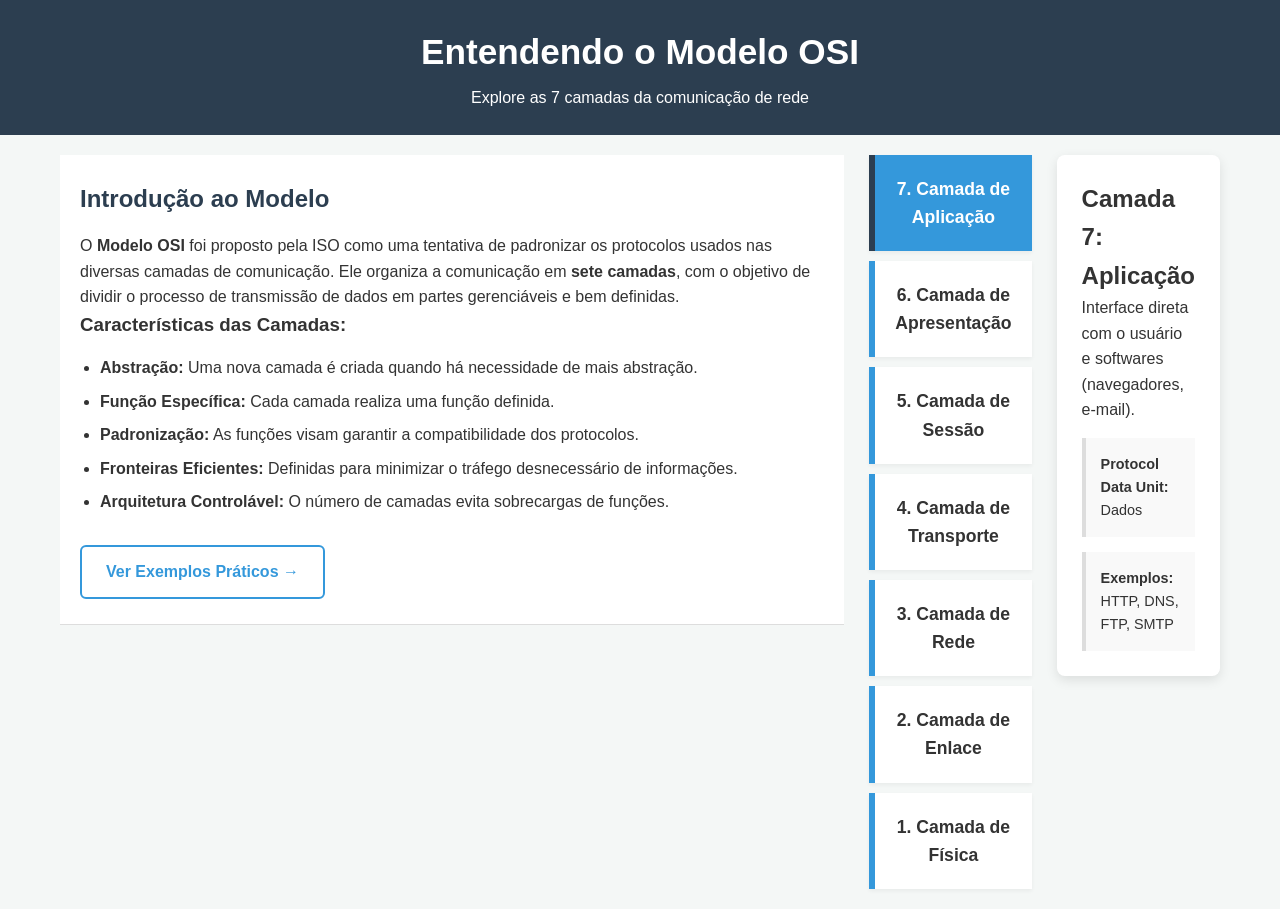
<file: index.html>
<!DOCTYPE html>
<html lang="pt-br">
<head>
    <meta charset="UTF-8">
    <meta name="viewport" content="width=device-width, initial-scale=1.0">
    <title>Guia Modelo OSI - Interativo</title>
    <link rel="stylesheet" href="assets/css/style.css">
</head>
<body>

    <header>
        <h1>Entendendo o Modelo OSI</h1>
        <p>Explore as 7 camadas da comunicação de rede</p>
    </header>

    <main class="container">
        

        <section class="intro-section">
        <div class="intro-container">
            <h2>Introdução ao Modelo</h2>
            <p>O <strong>Modelo OSI</strong> foi proposto pela ISO como uma tentativa de padronizar os protocolos usados nas diversas camadas de comunicação. Ele organiza a comunicação em <strong>sete camadas</strong>, com o objetivo de dividir o processo de transmissão de dados em partes gerenciáveis e bem definidas.</p>
            
            <h3>Características das Camadas:</h3>
            <ul>
                <li><strong>Abstração:</strong> Uma nova camada é criada quando há necessidade de mais abstração.</li>
                <li><strong>Função Específica:</strong> Cada camada realiza uma função definida.</li>
                <li><strong>Padronização:</strong> As funções visam garantir a compatibilidade dos protocolos.</li>
                <li><strong>Fronteiras Eficientes:</strong> Definidas para minimizar o tráfego desnecessário de informações.</li>
                <li><strong>Arquitetura Controlável:</strong> O número de camadas evita sobrecargas de funções.</li>
            </ul>
            <a href="exemplos.html" class="nav-link">Ver Exemplos Práticos →</a>
        </div>
    </section>
    
    <section class="osi-stack" id="osi-stack">
            </section>

        <section class="details-panel" id="details-panel">
            <div id="placeholder-text"></div>
            <div id="content-display" class="hidden">
                <h2 id="layer-title"></h2>
                <p id="layer-description"></p>
                <div class="info-box">
                    <strong>Protocol Data Unit:</strong> <span id="layer-pdu"></span>
                </div>
                <div class="info-box">
                    <strong>Exemplos:</strong> <span id="layer-examples"></span>
                </div>
            </div>
        </section>
    </main>

    <script src="assets/js/script.js"></script>
</body>
</html>
</file>
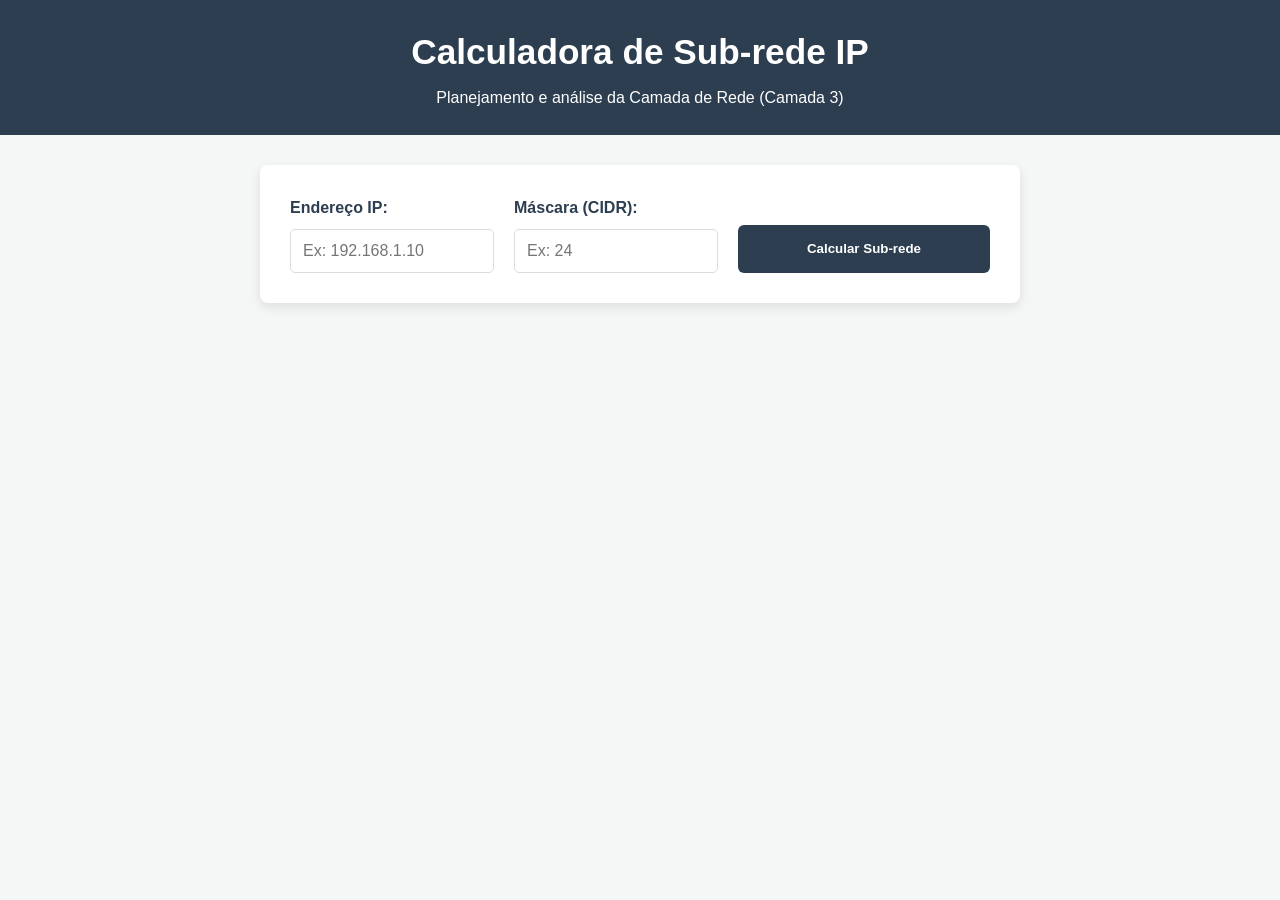
<file: calculadora.html>
<!DOCTYPE html>
<html lang="pt-br">
<head>
    <meta charset="UTF-8">
    <meta name="viewport" content="width=device-width, initial-scale=1.0">
    <title>Calculadora de IP - Guia OSI</title>
    <link rel="stylesheet" href="assets/css/style.css">
    <link rel="stylesheet" href="assets/css/calculadora.css">
</head>
<body>

    <header>
        <h1>Calculadora de Sub-rede IP</h1>
        <p>Planejamento e análise da Camada de Rede (Camada 3)</p>
    </header>


    <main class="container-calc">
        <div class="calc-card">
            <div class="input-group">
                <label for="ip-input">Endereço IP:</label>
                <input type="text" id="ip-input" placeholder="Ex: 192.168.1.10">
            </div>
            <div class="input-group">
                <label for="cidr-input">Máscara (CIDR):</label>
                <input type="number" id="cidr-input" placeholder="Ex: 24" min="0" max="32">
            </div>
            <button id="calc-btn" class="nav-link submit-btn">Calcular Sub-rede</button>
        </div>

        <div id="result-panel" class="result-card hidden">
            <h3>Resultados da Análise</h3>
            <div class="result-grid">
                <div class="result-item"><strong>Endereço de Rede:</strong> <span id="res-network"></span></div>
                <div class="result-item"><strong>Máscara de Rede:</strong> <span id="res-mask"></span></div>
                <div class="result-item"><strong>Endereço de Broadcast:</strong> <span id="res-broadcast"></span></div>
                <div class="result-item"><strong>Primeiro Host:</strong> <span id="res-first"></span></div>
                <div class="result-item"><strong>Último Host:</strong> <span id="res-last"></span></div>
                <div class="result-item"><strong>Total de Hosts Úteis:</strong> <span id="res-hosts"></span></div>
            </div>
        </div>
    </main>

    <script src="assets/js/calculadora.js"></script>
</body>
</html>
</file>
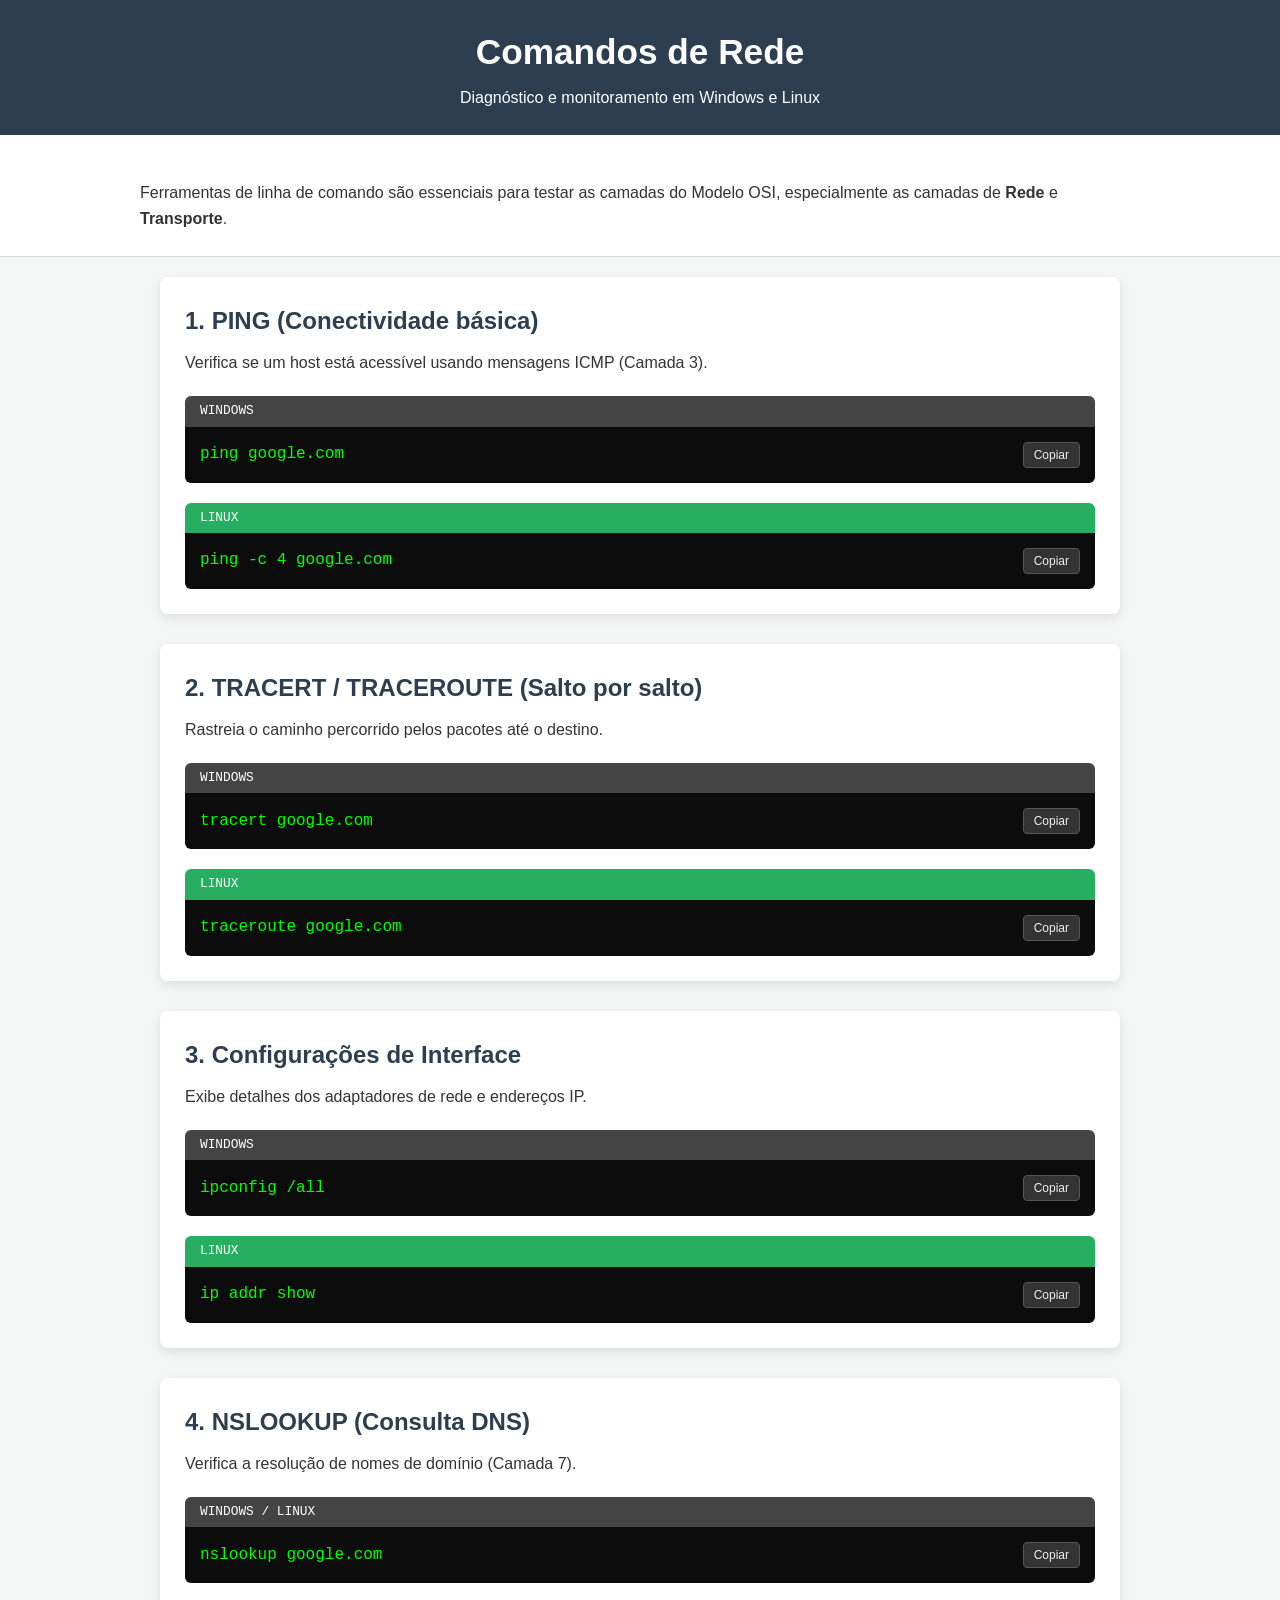
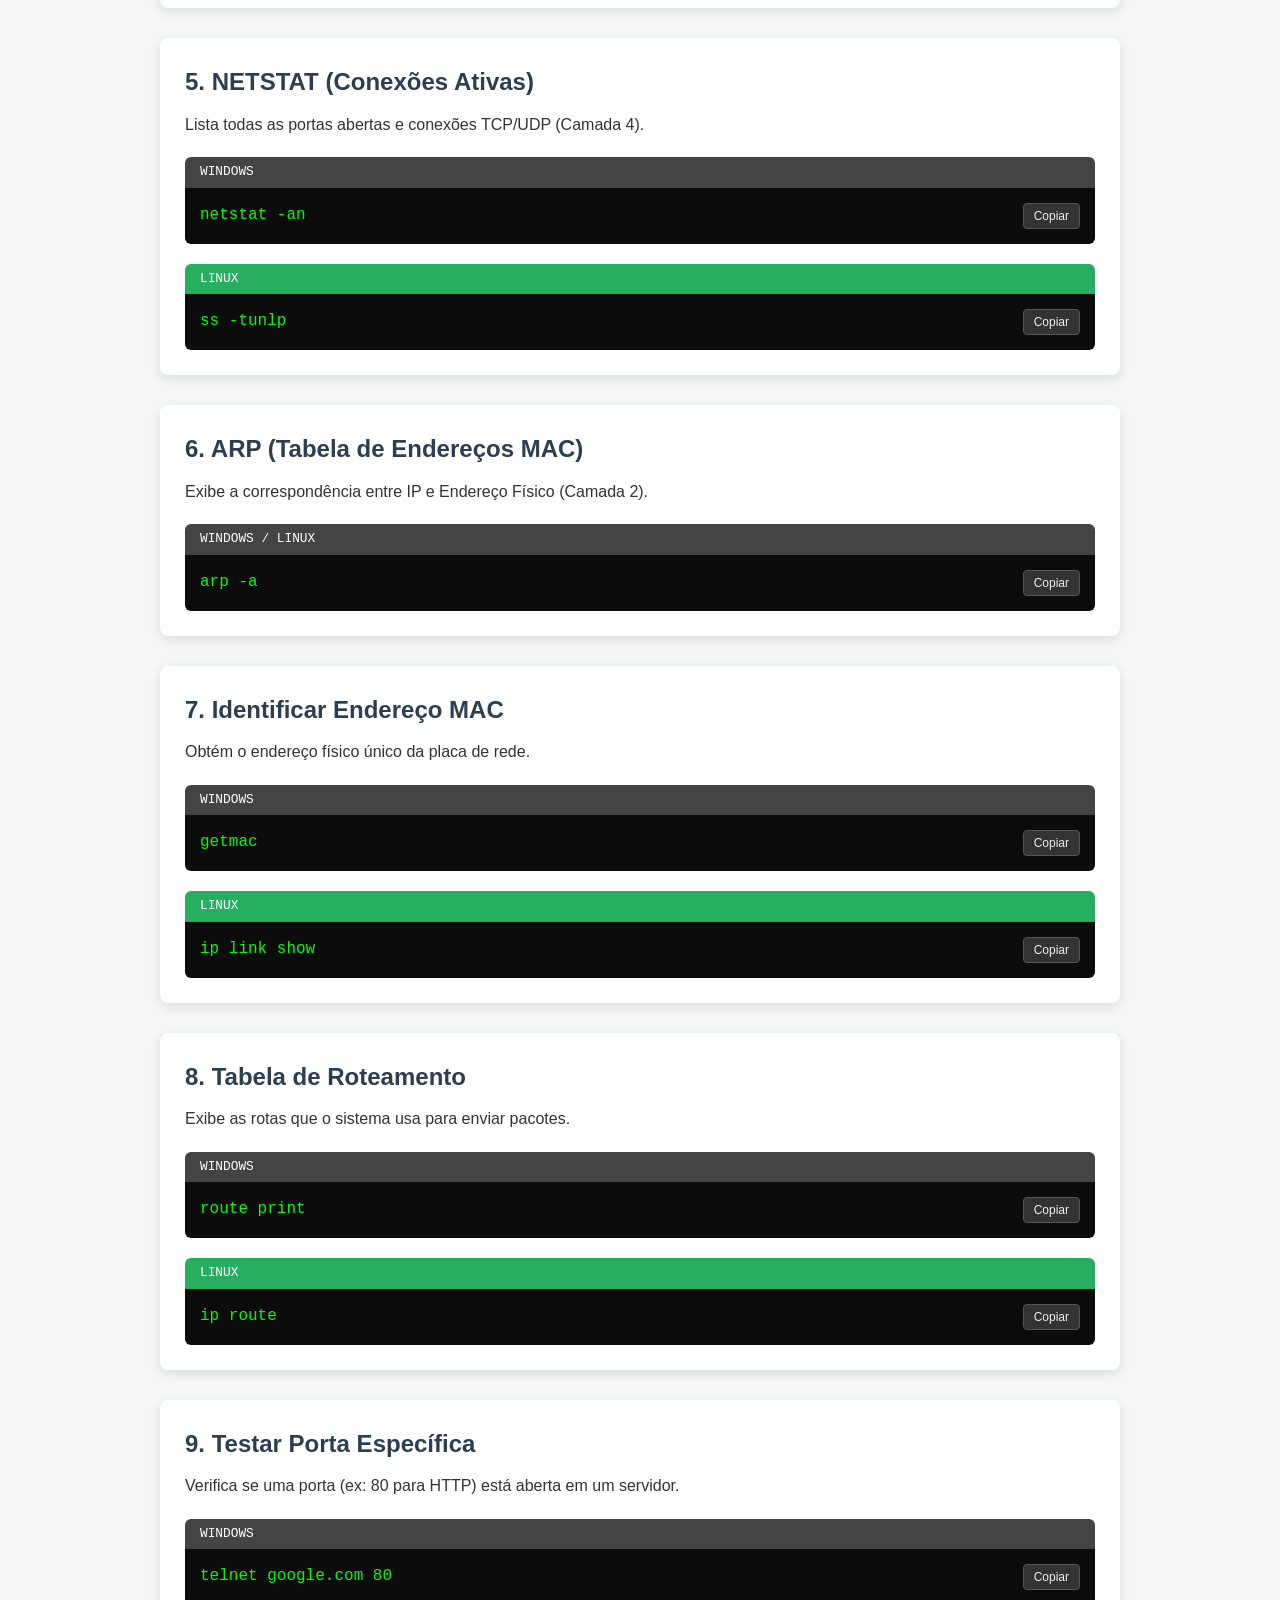
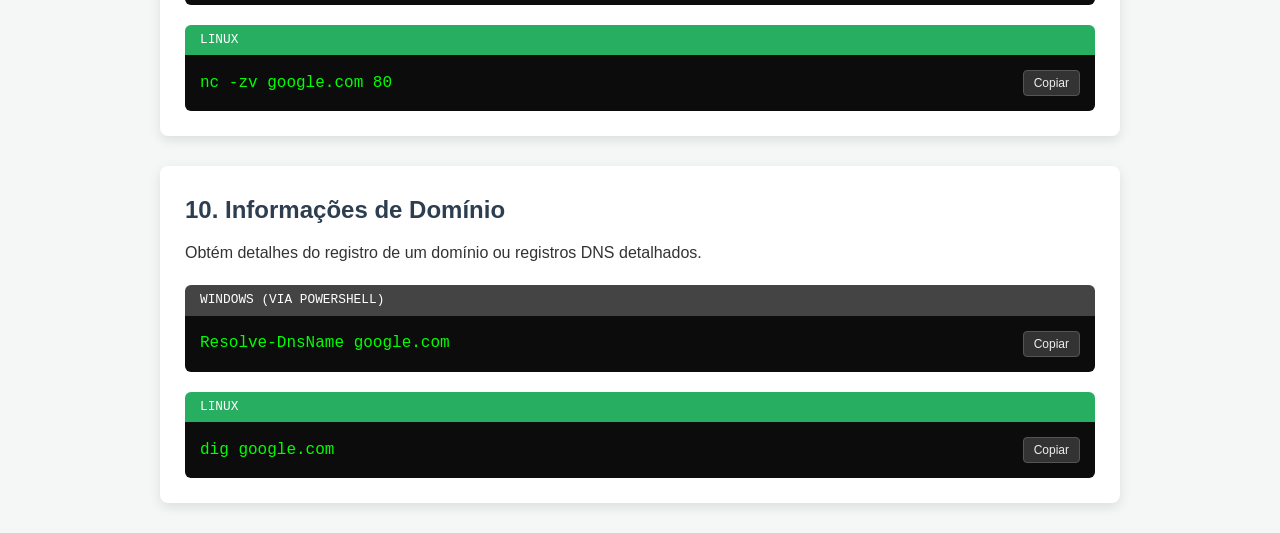
<file: comandos.html>
<!DOCTYPE html>
<html lang="pt-br">
<head>
    <meta charset="UTF-8">
    <meta name="viewport" content="width=device-width, initial-scale=1.0">
    <title>Comandos de Rede - Guia OSI</title>
    <link rel="stylesheet" href="assets/css/style.css">
    <link rel="stylesheet" href="assets/css/comandos.css">
</head>
<body>

    <header>
        <h1>Comandos de Rede</h1>
        <p>Diagnóstico e monitoramento em Windows e Linux</p>
    </header>

    <div class="intro-section">
        <div class="intro-container">
            <p style="margin-top: 20px;">Ferramentas de linha de comando são essenciais para testar as camadas do Modelo OSI, especialmente as camadas de <strong>Rede</strong> e <strong>Transporte</strong>.</p>
        </div>
    </div>

    <main class="container-comandos">

        <section class="command-section">
            <h2>1. PING (Conectividade básica)</h2>
            <p>Verifica se um host está acessível usando mensagens ICMP (Camada 3).</p>
            <div class="terminal-block">
                <div class="terminal-header">Windows</div>
                <div class="code-container">
                    <pre><code id="cmd1">ping google.com</code></pre>
                    <button class="copy-btn" onclick="copyCode('cmd1')">Copiar</button>
                </div>
            </div>
            <div class="terminal-block">
                <div class="terminal-header linux">Linux</div>
                <div class="code-container">
                    <pre><code id="cmd2">ping -c 4 google.com</code></pre>
                    <button class="copy-btn" onclick="copyCode('cmd2')">Copiar</button>
                </div>
            </div>
        </section>

        <section class="command-section">
            <h2>2. TRACERT / TRACEROUTE (Salto por salto)</h2>
            <p>Rastreia o caminho percorrido pelos pacotes até o destino.</p>
            <div class="terminal-block">
                <div class="terminal-header">Windows</div>
                <div class="code-container">
                    <pre><code id="cmd-tr-win">tracert google.com</code></pre>
                    <button class="copy-btn" onclick="copyCode('cmd-tr-win')">Copiar</button>
                </div>
            </div>
            <div class="terminal-block">
                <div class="terminal-header linux">Linux</div>
                <div class="code-container">
                    <pre><code id="cmd-tr-lin">traceroute google.com</code></pre>
                    <button class="copy-btn" onclick="copyCode('cmd-tr-lin')">Copiar</button>
                </div>
            </div>
        </section>

        <section class="command-section">
            <h2>3. Configurações de Interface</h2>
            <p>Exibe detalhes dos adaptadores de rede e endereços IP.</p>
            <div class="terminal-block">
                <div class="terminal-header">Windows</div>
                <div class="code-container">
                    <pre><code id="cmd3">ipconfig /all</code></pre>
                    <button class="copy-btn" onclick="copyCode('cmd3')">Copiar</button>
                </div>
            </div>
            <div class="terminal-block">
                <div class="terminal-header linux">Linux</div>
                <div class="code-container">
                    <pre><code id="cmd4">ip addr show</code></pre>
                    <button class="copy-btn" onclick="copyCode('cmd4')">Copiar</button>
                </div>
            </div>
        </section>

        <section class="command-section">
            <h2>4. NSLOOKUP (Consulta DNS)</h2>
            <p>Verifica a resolução de nomes de domínio (Camada 7).</p>
            <div class="terminal-block">
                <div class="terminal-header">Windows / Linux</div>
                <div class="code-container">
                    <pre><code id="cmd-ns">nslookup google.com</code></pre>
                    <button class="copy-btn" onclick="copyCode('cmd-ns')">Copiar</button>
                </div>
            </div>
        </section>

        <section class="command-section">
            <h2>5. NETSTAT (Conexões Ativas)</h2>
            <p>Lista todas as portas abertas e conexões TCP/UDP (Camada 4).</p>
            <div class="terminal-block">
                <div class="terminal-header">Windows</div>
                <div class="code-container">
                    <pre><code id="cmd-net-win">netstat -an</code></pre>
                    <button class="copy-btn" onclick="copyCode('cmd-net-win')">Copiar</button>
                </div>
            </div>
            <div class="terminal-block">
                <div class="terminal-header linux">Linux</div>
                <div class="code-container">
                    <pre><code id="cmd-net-lin">ss -tunlp</code></pre>
                    <button class="copy-btn" onclick="copyCode('cmd-net-lin')">Copiar</button>
                </div>
            </div>
        </section>

        <section class="command-section">
            <h2>6. ARP (Tabela de Endereços MAC)</h2>
            <p>Exibe a correspondência entre IP e Endereço Físico (Camada 2).</p>
            <div class="terminal-block">
                <div class="terminal-header">Windows / Linux</div>
                <div class="code-container">
                    <pre><code id="cmd-arp">arp -a</code></pre>
                    <button class="copy-btn" onclick="copyCode('cmd-arp')">Copiar</button>
                </div>
            </div>
        </section>

        <section class="command-section">
            <h2>7. Identificar Endereço MAC</h2>
            <p>Obtém o endereço físico único da placa de rede.</p>
            <div class="terminal-block">
                <div class="terminal-header">Windows</div>
                <div class="code-container">
                    <pre><code id="cmd-mac-win">getmac</code></pre>
                    <button class="copy-btn" onclick="copyCode('cmd-mac-win')">Copiar</button>
                </div>
            </div>
            <div class="terminal-block">
                <div class="terminal-header linux">Linux</div>
                <div class="code-container">
                    <pre><code id="cmd-mac-lin">ip link show</code></pre>
                    <button class="copy-btn" onclick="copyCode('cmd-mac-lin')">Copiar</button>
                </div>
            </div>
        </section>

        <section class="command-section">
            <h2>8. Tabela de Roteamento</h2>
            <p>Exibe as rotas que o sistema usa para enviar pacotes.</p>
            <div class="terminal-block">
                <div class="terminal-header">Windows</div>
                <div class="code-container">
                    <pre><code id="cmd-route-win">route print</code></pre>
                    <button class="copy-btn" onclick="copyCode('cmd-route-win')">Copiar</button>
                </div>
            </div>
            <div class="terminal-block">
                <div class="terminal-header linux">Linux</div>
                <div class="code-container">
                    <pre><code id="cmd-route-lin">ip route</code></pre>
                    <button class="copy-btn" onclick="copyCode('cmd-route-lin')">Copiar</button>
                </div>
            </div>
        </section>

        <section class="command-section">
            <h2>9. Testar Porta Específica</h2>
            <p>Verifica se uma porta (ex: 80 para HTTP) está aberta em um servidor.</p>
            <div class="terminal-block">
                <div class="terminal-header">Windows</div>
                <div class="code-container">
                    <pre><code id="cmd-telnet">telnet google.com 80</code></pre>
                    <button class="copy-btn" onclick="copyCode('cmd-telnet')">Copiar</button>
                </div>
            </div>
            <div class="terminal-block">
                <div class="terminal-header linux">Linux</div>
                <div class="code-container">
                    <pre><code id="cmd-nc">nc -zv google.com 80</code></pre>
                    <button class="copy-btn" onclick="copyCode('cmd-nc')">Copiar</button>
                </div>
            </div>
        </section>

        <section class="command-section">
            <h2>10. Informações de Domínio</h2>
            <p>Obtém detalhes do registro de um domínio ou registros DNS detalhados.</p>
            <div class="terminal-block">
                <div class="terminal-header">Windows (via PowerShell)</div>
                <div class="code-container">
                    <pre><code id="cmd-dig-win">Resolve-DnsName google.com</code></pre>
                    <button class="copy-btn" onclick="copyCode('cmd-dig-win')">Copiar</button>
                </div>
            </div>
            <div class="terminal-block">
                <div class="terminal-header linux">Linux</div>
                <div class="code-container">
                    <pre><code id="cmd-dig-lin">dig google.com</code></pre>
                    <button class="copy-btn" onclick="copyCode('cmd-dig-lin')">Copiar</button>
                </div>
            </div>
        </section>

    </main>

    <script src="assets/js/comandos.js"></script>
</body>
</html>
</file>
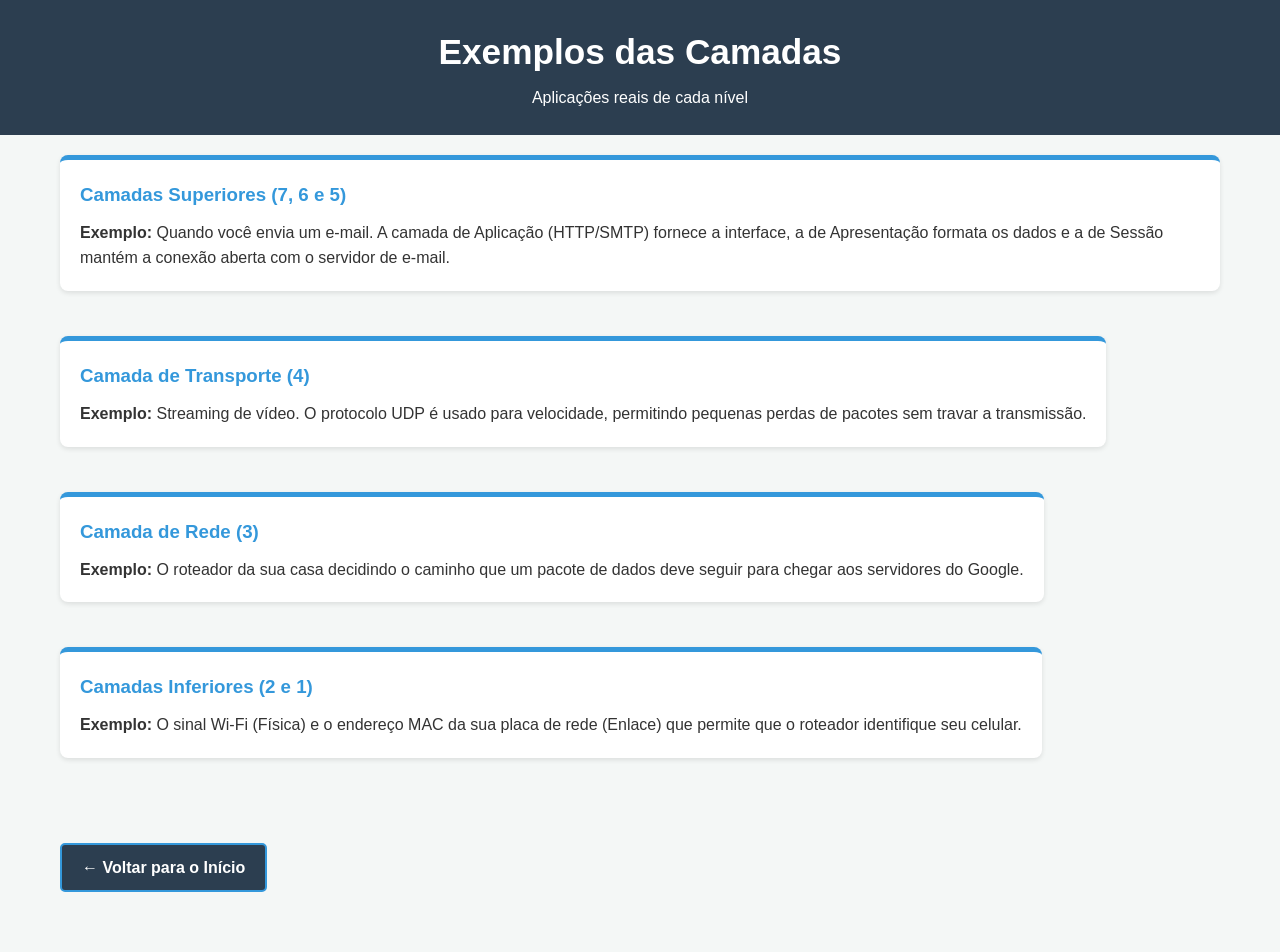
<file: exemplos.html>
<!DOCTYPE html>
<html lang="pt-br">
<head>
    <meta charset="UTF-8">
    <meta name="viewport" content="width=device-width, initial-scale=1.0">
    <title>Exemplos do Modelo OSI</title>
    <link rel="stylesheet" href="assets/css/style.css">
    <style>
        .exemplo-card {
            background: white;
            margin-bottom: 20px;
            padding: 20px;
            border-radius: 8px;
            box-shadow: 0 2px 5px rgba(0,0,0,0.1);
        }
        .exemplo-card h3 { color: var(--accent); margin-top: 0; }
        .back-button {
            display: inline-block;
            margin: 40px 0;
            padding: 10px 20px;
            background: var(--primary);
            color: white;
            text-decoration: none;
            border-radius: 5px;
        }
    </style>
</head>
<body>
    <header>
        <h1>Exemplos das Camadas</h1>
        <p>Aplicações reais de cada nível</p>
    </header>

    <main class="container" style="flex-direction: column;">
        <div class="exemplo-card">
            <h3>Camadas Superiores (7, 6 e 5)</h3>
            <p><strong>Exemplo:</strong> Quando você envia um e-mail. A camada de Aplicação (HTTP/SMTP) fornece a interface, a de Apresentação formata os dados e a de Sessão mantém a conexão aberta com o servidor de e-mail.</p>
        </div>

        <div class="exemplo-card">
            <h3>Camada de Transporte (4)</h3>
            <p><strong>Exemplo:</strong> Streaming de vídeo. O protocolo UDP é usado para velocidade, permitindo pequenas perdas de pacotes sem travar a transmissão.</p>
        </div>

        <div class="exemplo-card">
            <h3>Camada de Rede (3)</h3>
            <p><strong>Exemplo:</strong> O roteador da sua casa decidindo o caminho que um pacote de dados deve seguir para chegar aos servidores do Google.</p>
        </div>

        <div class="exemplo-card">
            <h3>Camadas Inferiores (2 e 1)</h3>
            <p><strong>Exemplo:</strong> O sinal Wi-Fi (Física) e o endereço MAC da sua placa de rede (Enlace) que permite que o roteador identifique seu celular.</p>
        </div>

        <a href="index.html" class="back-button">← Voltar para o Início</a>
    </main>
</body>
</html>
</file>
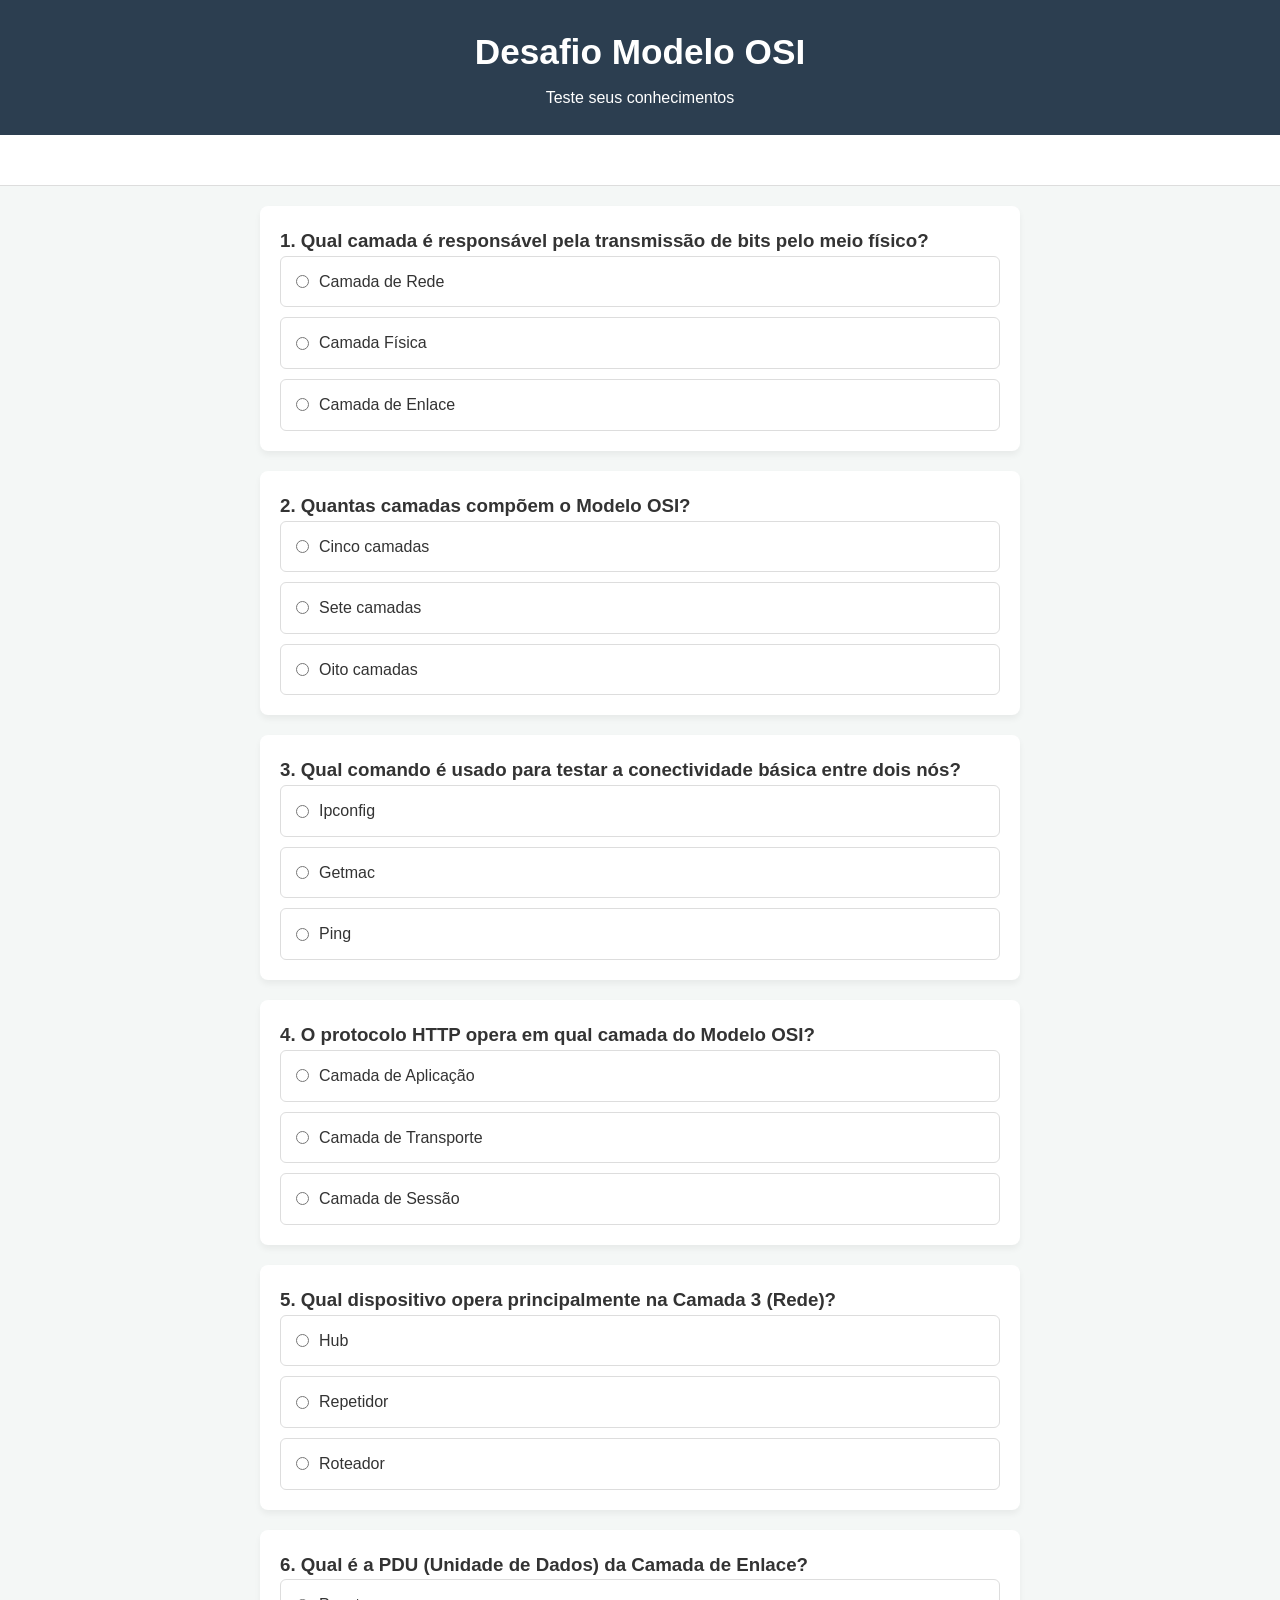
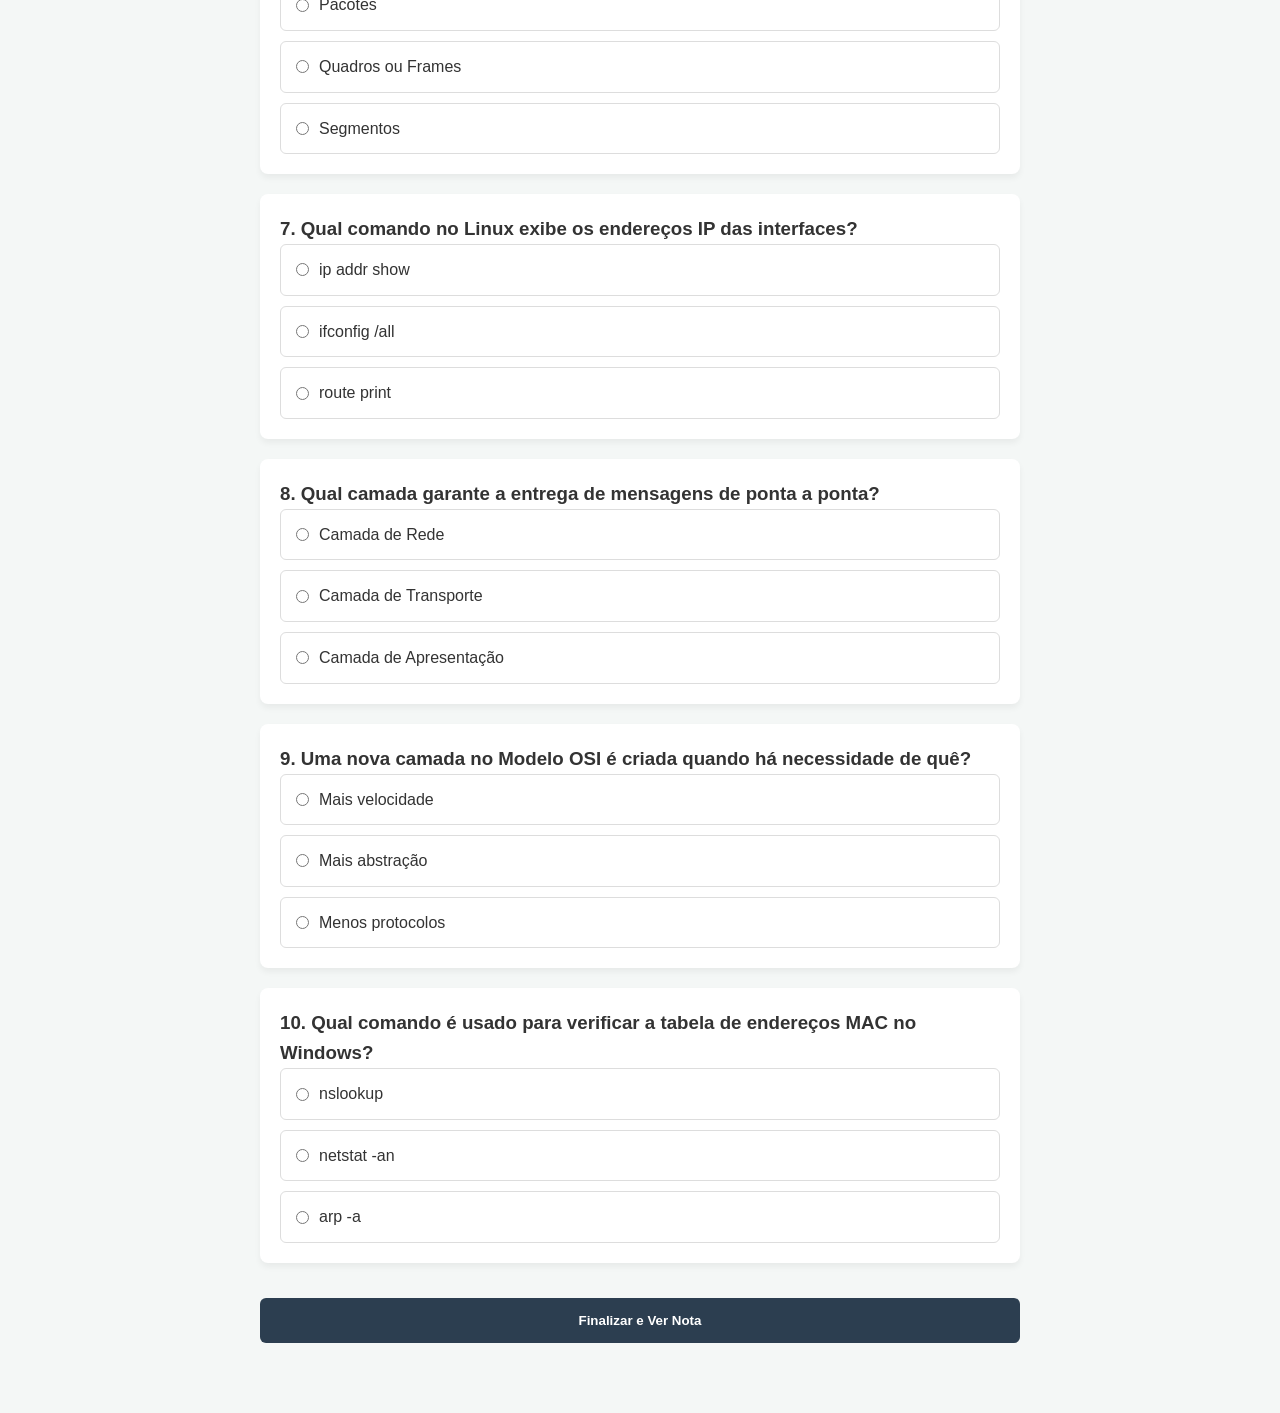
<file: quiz.html>
<!DOCTYPE html>
<html lang="pt-br">
<head>
    <meta charset="UTF-8">
    <meta name="viewport" content="width=device-width, initial-scale=1.0">
    <title>Quiz OSI - Final</title>
    <link rel="stylesheet" href="assets/css/style.css">
    <link rel="stylesheet" href="assets/css/quiz.css">
</head>
<body>

    <header>
        <h1>Desafio Modelo OSI</h1>
        <p>Teste seus conhecimentos</p>
    </header>

    <div class="intro-section">
        <div class="intro-container">
        </div>
    </div>

    <main class="container-quiz">
        <div id="quiz-container">
            </div>

        <div class="quiz-actions">
            <button id="submit-quiz" class="nav-link submit-btn">Finalizar e Ver Nota</button>
            <button id="retry-bottom" class="nav-link retry-btn hidden" onclick="location.reload()">Tentar Novamente</button>
        </div>
    </main>

    <div id="modal-result" class="modal hidden">
        <div class="modal-content">
            <span class="close-modal" id="close-modal">&times;</span>
            <h2 id="modal-title">Resultado</h2>
            <p id="modal-score" style="font-size: 1.4rem; margin: 15px 0; font-weight: bold;"></p>
            <p id="modal-message"></p>
            <p class="modal-instruction">Feche no "X" para revisar suas respostas abaixo.</p>
        </div>
    </div>

    <script src="assets/js/quiz.js"></script>
</body>
</html>
</file>
<file: assets/css/style.css>
/* --- 1. VARIÁVEIS E RESET --- */
:root {
    --primary: #2c3e50;
    --accent: #3498db;
    --bg: #f4f7f6;
    --text: #333;
    --white: #ffffff;
    --shadow: 0 4px 12px rgba(0,0,0,0.1);
}

* {
    box-sizing: border-box;
    margin: 0;
    padding: 0;
}

body {
    font-family: 'Segoe UI', Tahoma, Geneva, Verdana, sans-serif;
    background-color: var(--bg);
    color: var(--text);
    line-height: 1.6;
}

/* --- 2. CABEÇALHO --- */
header {
    background: var(--primary);
    color: var(--white);
    text-align: center;
    padding: 1.5rem 1rem;
    width: 100%;
}

header h1 {
    font-size: 1.5rem;
    margin-bottom: 5px;
}

/* --- 3. INTRODUÇÃO E BOTÕES (GLOBAL - MOBILE FIRST) --- */
.intro-section {
    background: var(--white);
    padding: 25px 20px;
    border-bottom: 1px solid #ddd;
}

.intro-container {
    max-width: 1000px;
    margin: 0 auto;
}

.intro-container h2 {
    color: var(--primary);
    margin-bottom: 15px;
}

.intro-container ul {
    padding-left: 20px;
    margin: 15px 0;
}

.intro-container li {
    margin-bottom: 8px;
}

/* Botões Estilizados para Celular e Desktop */
.nav-link, .back-button {
    display: inline-block;
    margin-top: 15px;
    color: var(--accent);
    font-weight: bold;
    text-decoration: none;
    border: 2px solid var(--accent);
    padding: 12px 24px; /* Área de toque otimizada */
    border-radius: 6px;
    transition: all 0.3s ease;
    text-align: center;
    background: var(--white);
}

.nav-link:hover, .back-button:hover {
    background: var(--accent);
    color: var(--white);
    transform: translateY(-2px);
}

/* --- 4. LAYOUT PRINCIPAL --- */
.container {
    display: flex;
    flex-direction: column; /* Coluna única no celular */
    gap: 25px;
    padding: 20px;
    max-width: 1200px;
    margin: 0 auto;
}

/* Pilha OSI */
.osi-stack {
    display: flex;
    flex-direction: column-reverse;
    gap: 10px;
    width: 100%;
}

.layer-card {
    background: var(--white);
    padding: 15px;
    border-left: 6px solid var(--accent);
    cursor: pointer;
    transition: background 0.3s, transform 0.2s;
    box-shadow: 0 2px 4px rgba(0,0,0,0.05);
    font-weight: bold;
    text-align: center;
}

.layer-card.active {
    background: var(--accent);
    color: var(--white);
    border-left-color: var(--primary);
}

/* Painel de Detalhes */
.details-panel {
    background: var(--white);
    padding: 25px;
    border-radius: 8px;
    box-shadow: var(--shadow);
    min-height: 250px;
}

.hidden { display: none; }

.info-box {
    margin-top: 15px;
    padding: 15px;
    background: #f9f9f9;
    border-left: 4px solid #ddd;
    font-size: 0.9rem;
}

/* Página de Exemplos - Cards específicos */
.exemplo-card {
    background: var(--white);
    padding: 20px;
    border-radius: 8px;
    box-shadow: 0 2px 5px rgba(0,0,0,0.1);
    margin-bottom: 20px;
    border-top: 5px solid var(--accent);
}

.exemplo-card h3 {
    margin-bottom: 10px;
    color: var(--primary);
}

/* --- 5. AJUSTES PARA TELAS GRANDES (DESKTOP) --- */
@media (min-width: 768px) {
    header h1 {
        font-size: 2.2rem;
    }

    .container {
        flex-direction: row; /* Lado a lado */
        align-items: flex-start;
    }

    .osi-stack {
        flex: 1;
    }

    .details-panel {
        flex: 1.5;
        position: sticky; /* Painel segue o scroll */
        top: 20px;
    }

    .layer-card {
        padding: 20px;
        font-size: 1.1rem;
    }
}
</file>
<file: assets/css/calculadora.css>
.container-calc {
    max-width: 800px;
    margin: 30px auto;
    padding: 0 20px;
}

.calc-card {
    background: white;
    padding: 30px;
    border-radius: 8px;
    box-shadow: var(--shadow);
    display: flex;
    flex-wrap: wrap;
    gap: 20px;
    align-items: flex-end;
}

.input-group {
    flex: 1;
    min-width: 200px;
}

.input-group label {
    display: block;
    margin-bottom: 8px;
    font-weight: bold;
    color: var(--primary);
}

.input-group input {
    width: 100%;
    padding: 12px;
    border: 1px solid #ddd;
    border-radius: 5px;
    font-size: 1rem;
}

.submit-btn {
    flex: 1;
    min-width: 200px;
    background: var(--primary);
    color: white;
    height: 48px;
    cursor: pointer;
    border: none;
}

.result-card {
    margin-top: 30px;
    background: #fff;
    padding: 25px;
    border-radius: 8px;
    box-shadow: var(--shadow);
    border-top: 5px solid var(--accent);
}

.result-card h3 {
    margin-bottom: 20px;
    color: var(--primary);
}

.result-grid {
    display: grid;
    grid-template-columns: repeat(auto-fit, minmax(280px, 1fr));
    gap: 15px;
}

.result-item {
    padding: 10px;
    background: #f9f9f9;
    border-radius: 4px;
    border-left: 3px solid #ddd;
}

.result-item strong {
    color: var(--primary);
}
</file>
<file: assets/css/comandos.css>
/* Estilos específicos para os terminais */
.container-comandos {
    max-width: 1000px;
    margin: 20px auto;
    padding: 0 20px;
}

.command-section {
    background: white;
    padding: 25px;
    border-radius: 8px;
    margin-bottom: 30px;
    box-shadow: 0 4px 12px rgba(0,0,0,0.1);
}

.command-section h2 {
    color: var(--primary);
    margin-bottom: 10px;
}

.terminal-block {
    margin-top: 20px;
    border-radius: 6px;
    overflow: hidden;
}

.terminal-header {
    background: #444;
    color: white;
    padding: 5px 15px;
    font-size: 0.8rem;
    font-family: monospace;
    text-transform: uppercase;
}

.terminal-header.linux {
    background: #27ae60; /* Verde para diferenciar Linux */
}

.code-container {
    background: #0c0c0c; /* Fundo preto terminal */
    padding: 15px;
    display: flex;
    justify-content: space-between;
    align-items: center;
    position: relative;
}

code {
    color: #00ff00; /* Verde Matrix */
    font-family: 'Consolas', 'Courier New', monospace;
    font-size: 1rem;
}

.copy-btn {
    background: #333;
    color: #eee;
    border: 1px solid #555;
    padding: 5px 10px;
    cursor: pointer;
    font-size: 0.75rem;
    border-radius: 4px;
    transition: 0.2s;
}

.copy-btn:hover {
    background: #555;
    color: white;
}

/* Feedback de cópia */
.copy-btn.copied {
    background: #27ae60;
    border-color: #27ae60;
}
</file>
<file: assets/css/quiz.css>
/* Container e Cards */
.container-quiz {
    max-width: 800px;
    margin: 20px auto;
    padding: 0 20px 50px 20px;
}

.question-card {
    background: white;
    padding: 20px;
    border-radius: 8px;
    margin-bottom: 20px;
    box-shadow: 0 4px 6px rgba(0,0,0,0.05);
}

.options-container {
    display: flex;
    flex-direction: column;
    gap: 10px;
}

.option-label {
    padding: 12px 15px;
    border: 1px solid #ddd;
    border-radius: 6px;
    cursor: pointer;
    transition: 0.2s;
    display: flex;
    align-items: center;
    gap: 10px;
}

/* Cores de Feedback */
.correct { background-color: #d4edda !important; border-color: #28a745 !important; color: #155724; font-weight: bold; }
.wrong { background-color: #f8d7da !important; border-color: #dc3545 !important; color: #721c24; }

/* Modal e a Correção do Display */
.modal {
    position: fixed;
    top: 0; left: 0;
    width: 100%; height: 100%;
    background: rgba(0, 0, 0, 0.85);
    display: flex; /* Flex para centralizar o conteúdo branco */
    justify-content: center;
    align-items: center;
    z-index: 9999;
}

/* CRITICAL: Garante que o modal suma quando tiver esta classe */
.hidden {
    display: none !important;
}

.modal-content {
    background: white;
    padding: 40px;
    border-radius: 12px;
    max-width: 450px;
    width: 90%;
    text-align: center;
    position: relative;
}

.close-modal {
    position: absolute;
    top: 10px;
    right: 20px;
    font-size: 35px;
    cursor: pointer;
    color: #bbb;
    line-height: 1;
}

.close-modal:hover { color: #333; }

.modal-instruction {
    margin-top: 20px;
    font-size: 0.8rem;
    color: #888;
    border-top: 1px solid #eee;
    padding-top: 15px;
}

.submit-btn { width: 100%; background: var(--primary); color: white; border: none; padding: 15px; cursor: pointer; }
.retry-btn { width: 100%; background: #95a5a6; color: white; border: none; padding: 15px; cursor: pointer; }
</file>
